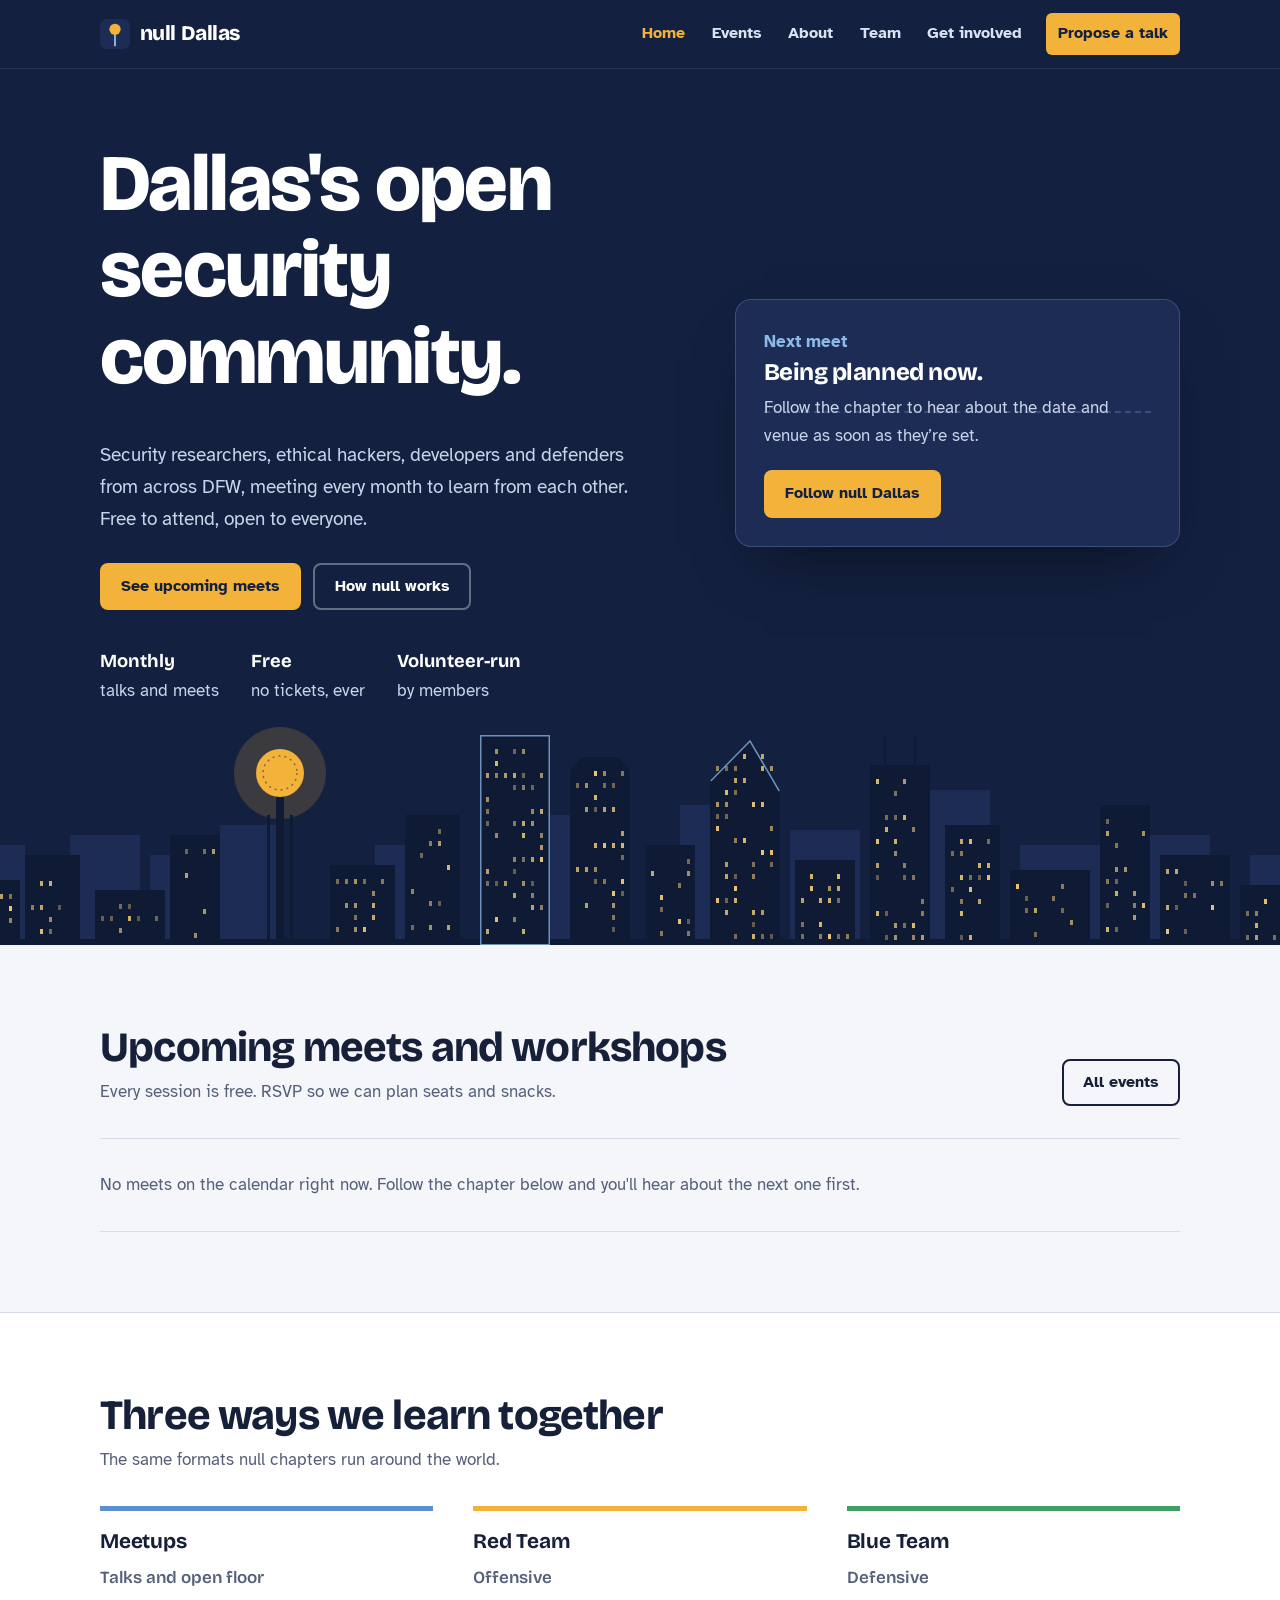
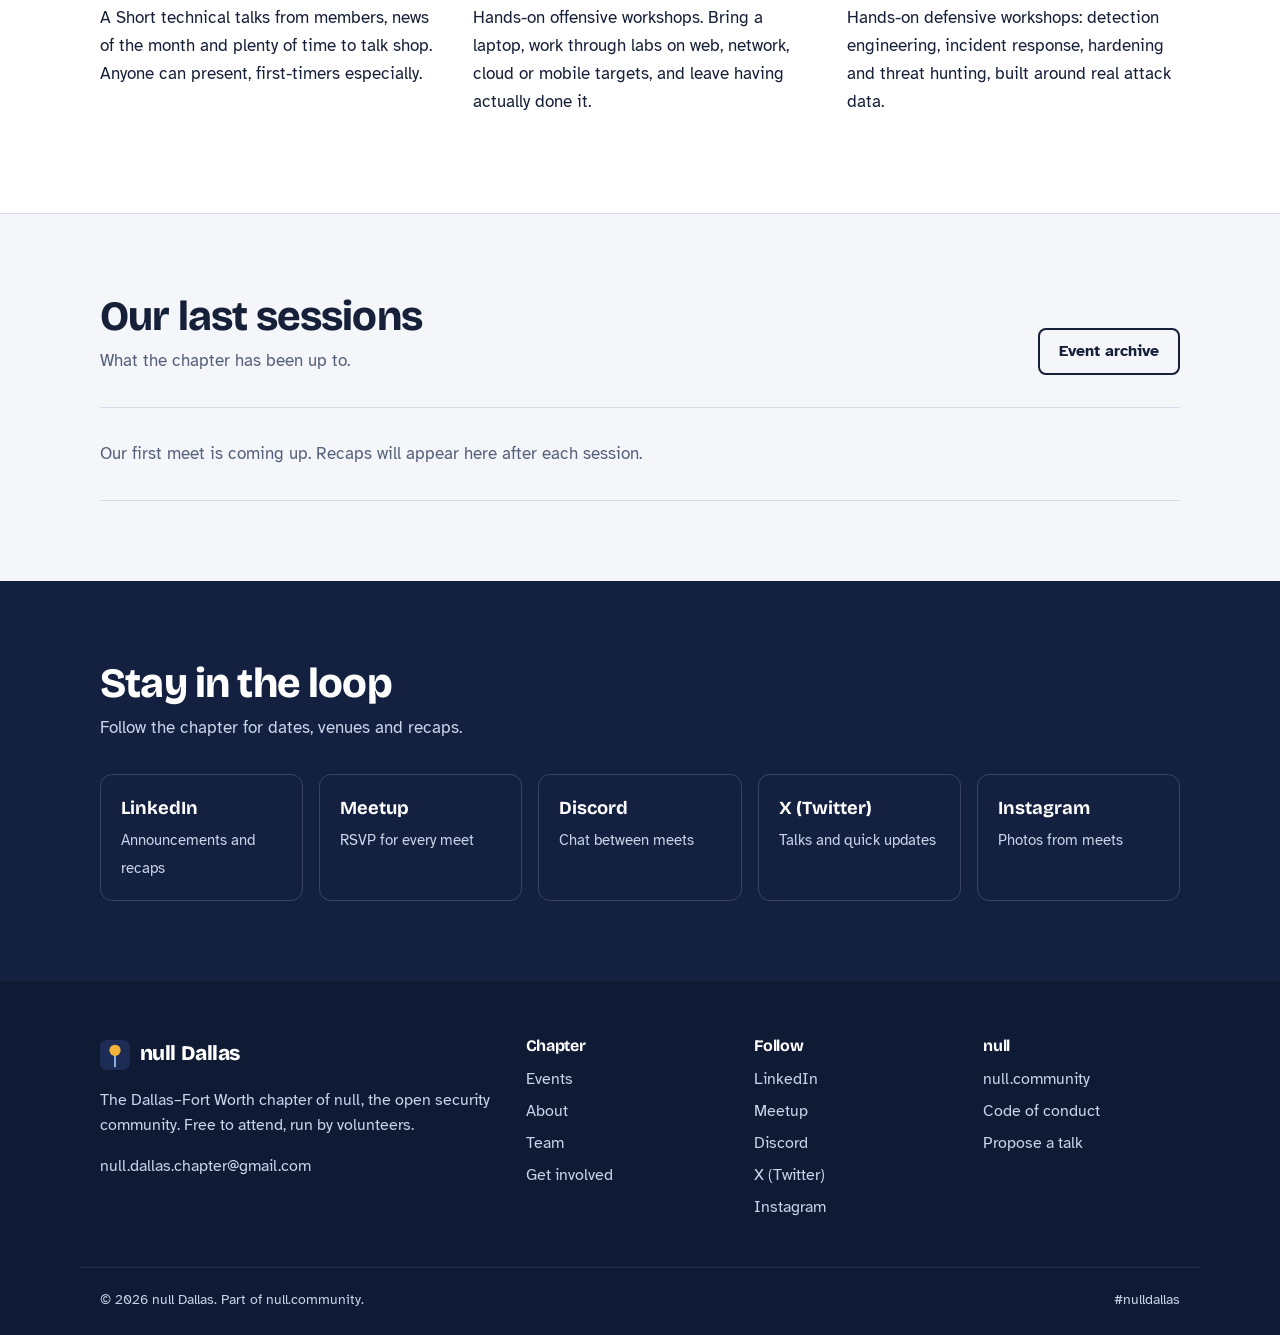
<file: index.html>
<!DOCTYPE html>
<html lang="en">
<head>
<meta charset="utf-8">
<meta name="viewport" content="width=device-width, initial-scale=1">
<title>null Dallas - Dallas's open security community</title>
<meta name="description" content="null Dallas is the Dallas–Fort Worth chapter of null, the open security community. Free monthly meets, hands-on Humla and Bachav workshops.">
<meta property="og:title" content="null Dallas - Dallas's open security community">
<meta property="og:description" content="null Dallas is the Dallas–Fort Worth chapter of null, the open security community. Free monthly meets, hands-on Humla and Bachav workshops.">
<meta name="theme-color" content="#13203f">
<link rel="icon" href="favicon.svg" type="image/svg+xml">
<link rel="preconnect" href="https://fonts.googleapis.com">
<link rel="preconnect" href="https://fonts.gstatic.com" crossorigin>
<link href="https://fonts.googleapis.com/css2?family=Atkinson+Hyperlegible:wght@400;700&family=Bricolage+Grotesque:opsz,wght@12..96,600..800&display=swap" rel="stylesheet">
<link rel="stylesheet" href="css/style.css">
</head>
<body data-page="home">
<a class="skip" href="#main">Skip to content</a>
<header data-header></header>
<main id="main">
<section class="hero">
  <div class="wrap hero-grid">
    <div>
      <h1>Dallas's open security community.</h1>
      <p class="lede">Security researchers, ethical hackers, developers and defenders from across DFW, meeting every month to learn from each other. Free to attend, open to everyone.</p>
      <div class="btn-row">
        <a class="btn btn-amber" href="#upcoming">See upcoming meets</a>
        <a class="btn btn-ghost" href="about.html">How null works</a>
      </div>
      <ul class="hero-facts">
        <li><b>Monthly</b>talks and meets</li>
        <li><b>Free</b>no tickets, ever</li>
        <li><b>Volunteer-run</b>by members</li>
      </ul>
    </div>
    <aside class="ticket" data-next-event aria-label="Next meet"></aside>
  </div>

  <svg class="skyline" viewBox="0 0 1440 250" preserveAspectRatio="xMidYMax slice" aria-hidden="true" focusable="false">
    <g class="far">
      <rect x="0" y="170" width="60" height="80"/><rect x="55" y="150" width="50" height="100"/>
      <rect x="150" y="140" width="70" height="110"/><rect x="230" y="160" width="55" height="90"/>
      <rect x="300" y="130" width="60" height="120"/><rect x="455" y="150" width="80" height="100"/>
      <rect x="610" y="120" width="50" height="130"/><rect x="760" y="110" width="40" height="140"/>
      <rect x="870" y="135" width="70" height="115"/><rect x="1010" y="95" width="60" height="155"/>
      <rect x="1100" y="150" width="80" height="100"/><rect x="1230" y="140" width="60" height="110"/>
      <rect x="1330" y="160" width="110" height="90"/>
    </g>
    <circle class="ball-glow" cx="360" cy="78" r="46"/>
    <g class="near">
      <rect class="bldg" x="20" y="185" width="80" height="65"/>
      <rect class="bldg" x="105" y="160" width="55" height="90"/>
      <rect class="bldg" x="175" y="195" width="70" height="55"/>
      <rect class="bldg" x="250" y="140" width="50" height="110"/>
      <!-- Reunion Tower -->
      <rect x="356" y="95" width="8" height="155"/>
      <rect x="347" y="120" width="3" height="130"/><rect x="370" y="120" width="3" height="130"/>
      <rect class="bldg" x="410" y="170" width="65" height="80"/>
      <rect class="bldg" x="485" y="120" width="55" height="130"/>
      <!-- Bank of America Plaza -->
      <rect class="bldg" x="560" y="40" width="70" height="210"/>
      <!-- Comerica Bank Tower -->
      <polygon class="bldg" points="650,250 650,75 662,62 698,62 710,75 710,250"/>
      <rect class="bldg" x="725" y="150" width="50" height="100"/>
      <!-- Fountain Place -->
      <polygon class="bldg" points="790,250 790,85 830,45 860,95 860,250"/>
      <rect class="bldg" x="875" y="165" width="60" height="85"/>
      <!-- Renaissance Tower -->
      <rect class="bldg" x="950" y="70" width="60" height="180"/>
      <rect x="964" y="40" width="2" height="30"/><rect x="994" y="40" width="2" height="30"/>
      <rect class="bldg" x="1025" y="130" width="55" height="120"/>
      <rect class="bldg" x="1090" y="175" width="80" height="75"/>
      <rect class="bldg" x="1180" y="110" width="50" height="140"/>
      <rect class="bldg" x="1240" y="160" width="70" height="90"/>
      <rect class="bldg" x="1320" y="190" width="120" height="60"/>
      <rect x="0" y="244" width="1440" height="6"/>
    </g>
    <rect class="edge" x="560.75" y="40.75" width="68.5" height="209"/>
    <polyline class="edge" points="790.75,86 830,46 859.25,96"/>
    <circle class="ball" cx="360" cy="78" r="24"/>
    <circle cx="360" cy="78" r="17" fill="none" stroke="#13203f" stroke-width="1.5" stroke-dasharray="2 4" opacity=".5"/>
    <g id="windows"></g>
  </svg>
</section>

<section class="section" id="upcoming">
  <div class="wrap">
    <div class="section-head">
      <div><h2>Upcoming meets and workshops</h2><p>Every session is free. RSVP so we can plan seats and snacks.</p></div>
      <a class="btn btn-line" href="events.html">All events</a>
    </div>
    <ol class="event-list" data-events="upcoming" data-limit="3" data-empty="No meets on the calendar right now. Follow the chapter below and you'll hear about the next one first."></ol>
  </div>
</section>

<section class="section band">
  <div class="wrap">
    <div class="section-head"><div><h2>Three ways we learn together</h2><p>The same formats null chapters run around the world.</p></div></div>
    <div class="formats">
      <div class="format meet">
        <h3>Meetups</h3>
        <p class="native">Talks and open floor</p>
        <p>A Short technical talks from members, news of the month and plenty of time to talk shop. Anyone can present, first-timers especially.</p>
      </div>
      <div class="format humla">
        <h3>Red Team</h3>
        <p class="native">Offensive</p>
        <p>Hands-on offensive workshops. Bring a laptop, work through labs on web, network, cloud or mobile targets, and leave having actually done it.</p>
      </div>
      <div class="format bachav">
        <h3>Blue Team</h3>
        <p class="native">Defensive</p>
        <p>Hands-on defensive workshops: detection engineering, incident response, hardening and threat hunting, built around real attack data.</p>
      </div>
    </div>
  </div>
</section>

<section class="section">
  <div class="wrap">
    <div class="section-head">
      <div><h2>Our last sessions</h2><p>What the chapter has been up to.</p></div>
      <a class="btn btn-line" href="events.html#past">Event archive</a>
    </div>
    <ol class="event-list" data-events="past" data-limit="3" data-empty="Our first meet is coming up. Recaps will appear here after each session."></ol>
  </div>
</section>

<section class="section follow" id="follow">
  <div class="wrap">
    <div class="section-head"><div><h2>Stay in the loop</h2><p>Follow the chapter for dates, venues and recaps.</p></div></div>
    <div class="social-grid" data-social></div>
  </div>
</section>
</main>
<footer data-footer></footer>
<script src="js/data.js"></script>
<script src="js/main.js"></script>
</body>
</html>
</file>
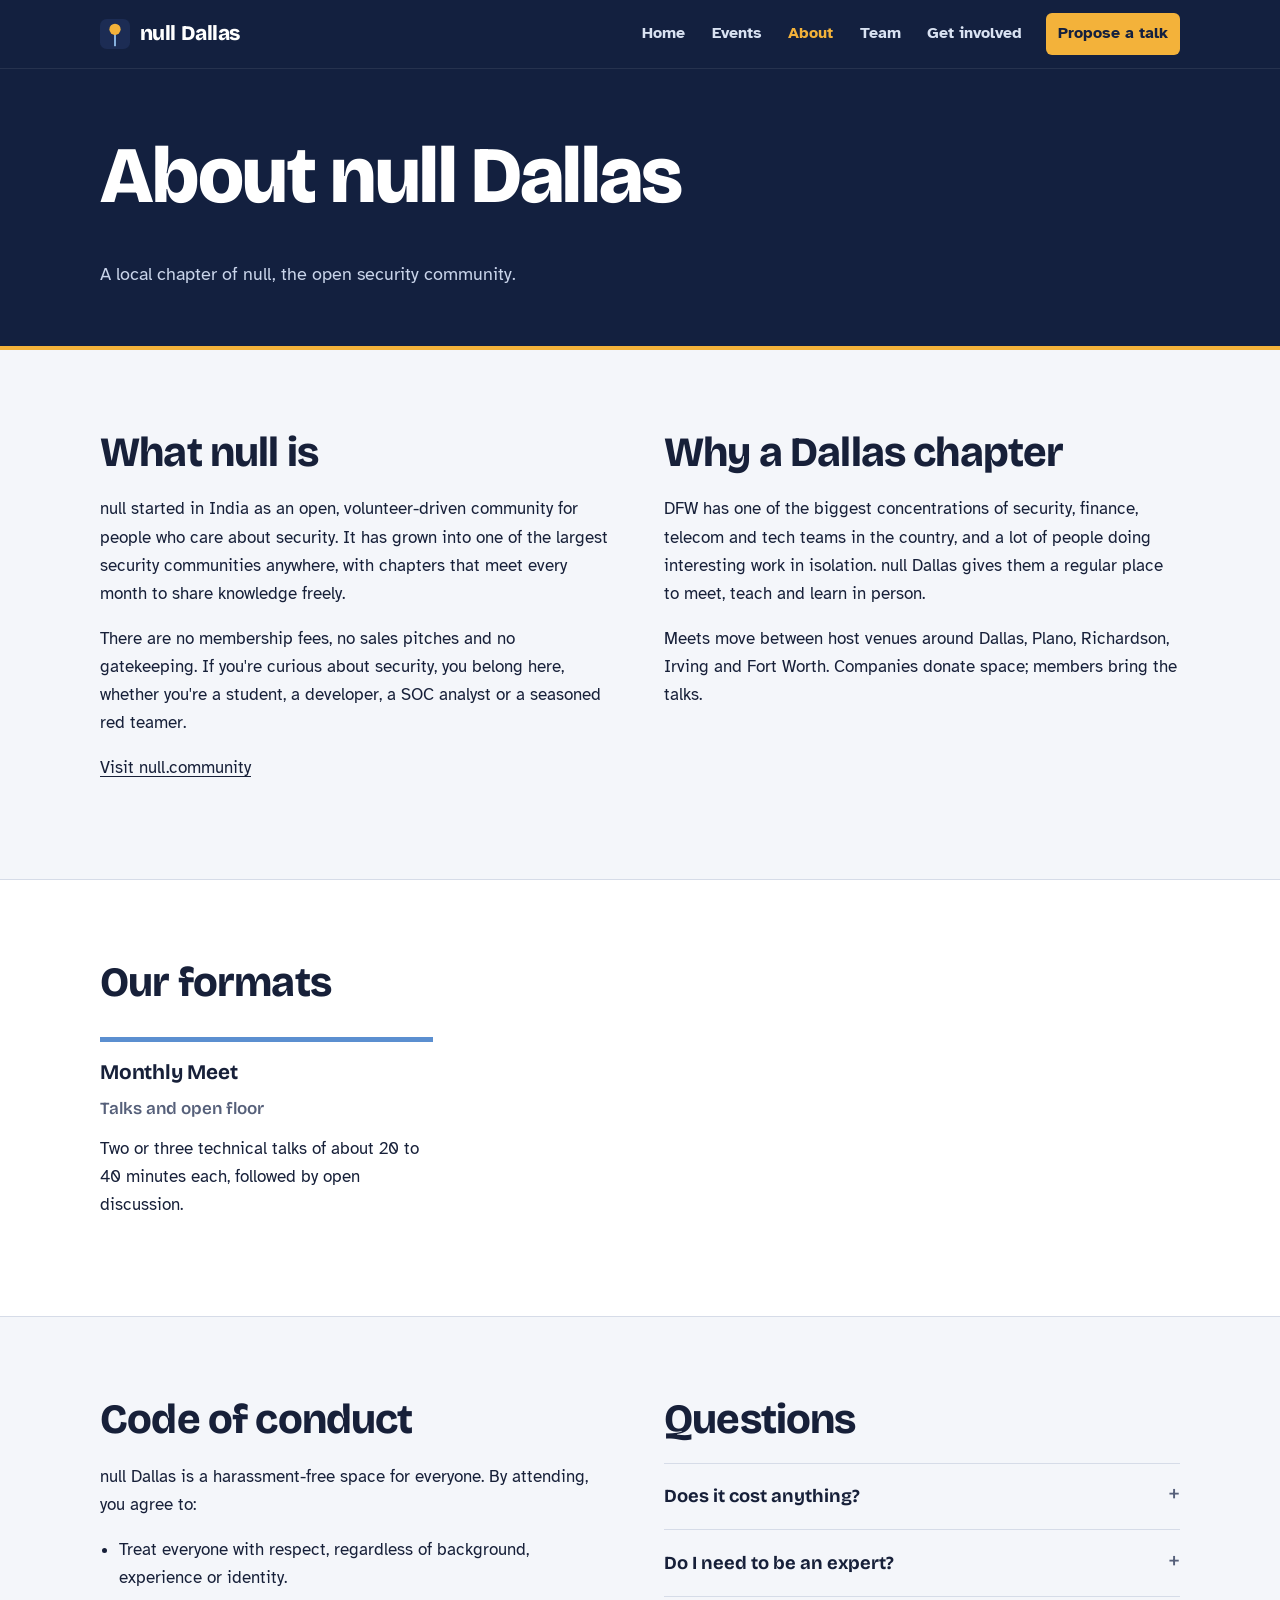
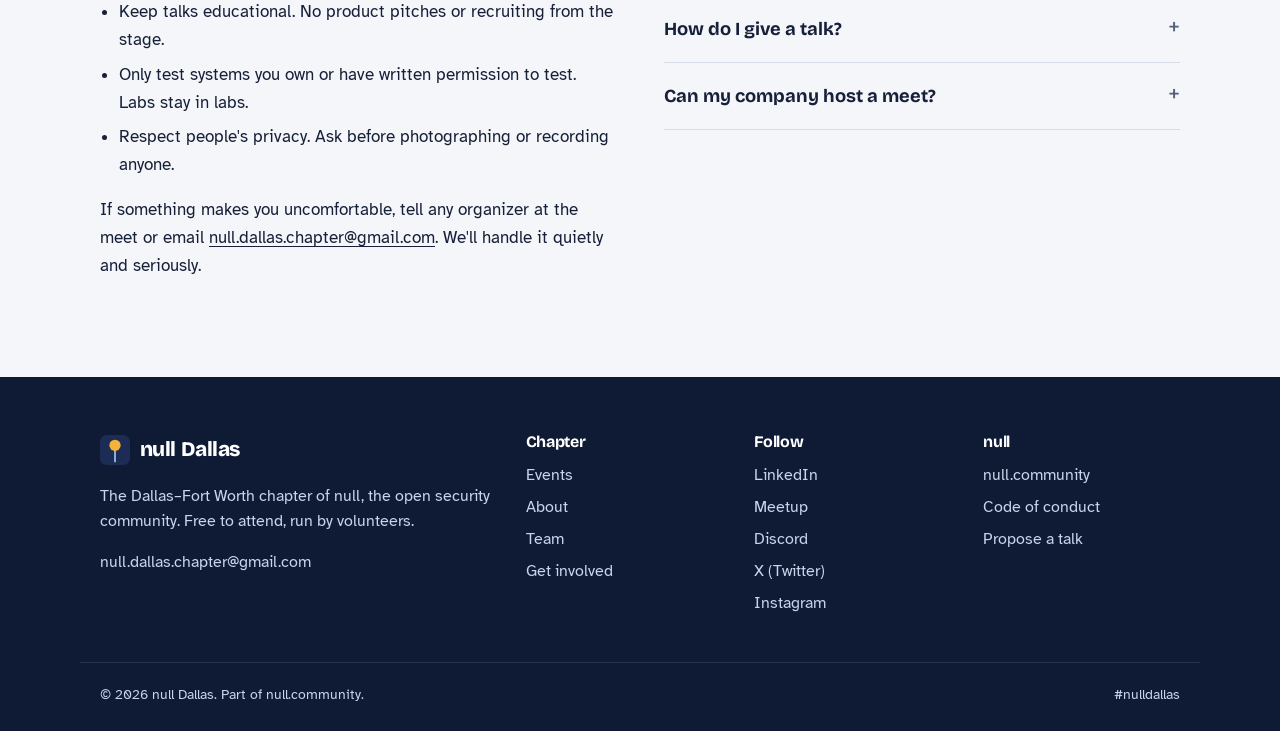
<file: about.html>
<!DOCTYPE html>
<html lang="en">
<head>
<meta charset="utf-8">
<meta name="viewport" content="width=device-width, initial-scale=1">
<title>About - null Dallas</title>
<meta name="description" content="What null is, how null Dallas runs, our formats and code of conduct.">
<meta property="og:title" content="About - null Dallas">
<meta property="og:description" content="What null is, how null Dallas runs, our formats and code of conduct.">
<meta name="theme-color" content="#13203f">
<link rel="icon" href="favicon.svg" type="image/svg+xml">
<link rel="preconnect" href="https://fonts.googleapis.com">
<link rel="preconnect" href="https://fonts.gstatic.com" crossorigin>
<link href="https://fonts.googleapis.com/css2?family=Atkinson+Hyperlegible:wght@400;700&family=Bricolage+Grotesque:opsz,wght@12..96,600..800&display=swap" rel="stylesheet">
<link rel="stylesheet" href="css/style.css">
</head>
<body data-page="about">
<a class="skip" href="#main">Skip to content</a>
<header data-header></header>
<main id="main">
<section class="page-hero"><div class="wrap">
  <h1>About null Dallas</h1>
  <p>A local chapter of null, the open security community.</p>
</div></section>

<section class="section"><div class="wrap two-col">
  <div class="prose">
    <h2>What null is</h2>
    <p>null started in India as an open, volunteer-driven community for people who care about security. It has grown into one of the largest security communities anywhere, with chapters that meet every month to share knowledge freely.</p>
    <p>There are no membership fees, no sales pitches and no gatekeeping. If you're curious about security, you belong here, whether you're a student, a developer, a SOC analyst or a seasoned red teamer.</p>
    <p><a data-href="nullCommunity" href="https://null.community">Visit null.community</a></p>
  </div>
  <div class="prose">
    <h2>Why a Dallas chapter</h2>
    <p>DFW has one of the biggest concentrations of security, finance, telecom and tech teams in the country, and a lot of people doing interesting work in isolation. null Dallas gives them a regular place to meet, teach and learn in person.</p>
    <p>Meets move between host venues around Dallas, Plano, Richardson, Irving and Fort Worth. Companies donate space; members bring the talks.</p>
  </div>
</div></section>

<section class="section band"><div class="wrap">
  <div class="section-head"><div><h2>Our formats</h2></div></div>
  <div class="formats">
    <div class="format meet"><h3>Monthly Meet</h3><p class="native">Talks and open floor</p><p>Two or three technical talks of about 20 to 40 minutes each, followed by open discussion.</p></div>
  </div>
</div></section>

<section class="section"><div class="wrap two-col">
  <div class="prose" id="code-of-conduct">
    <h2>Code of conduct</h2>
    <p>null Dallas is a harassment-free space for everyone. By attending, you agree to:</p>
    <ul>
      <li>Treat everyone with respect, regardless of background, experience or identity.</li>
      <li>Keep talks educational. No product pitches or recruiting from the stage.</li>
      <li>Only test systems you own or have written permission to test. Labs stay in labs.</li>
      <li>Respect people's privacy. Ask before photographing or recording anyone.</li>
    </ul>
    <p>If something makes you uncomfortable, tell any organizer at the meet or email <a data-email href="null.dallas.chapter@gmail.com"></a>. We'll handle it quietly and seriously.</p>
  </div>
  <div class="faq">
    <h2>Questions</h2>
    <details><summary>Does it cost anything?</summary><p>No. Every null event is free. Venues are donated by host companies.</p></details>
    <details><summary>Do I need to be an expert?</summary><p>Not at all. Many members come to their first meet knowing very little. Talks span beginner to advanced.</p></details>
    <details><summary>How do I give a talk?</summary><p>Send a proposal through the <a href="get-involved.html">Get involved</a> page. </p></details>
    <details><summary>Can my company host a meet?</summary><p>Yes, please.</p></details>
  </div>
</div></section>
</main>
<footer data-footer></footer>
<script src="js/data.js"></script>
<script src="js/main.js"></script>
</body>
</html>
</file>
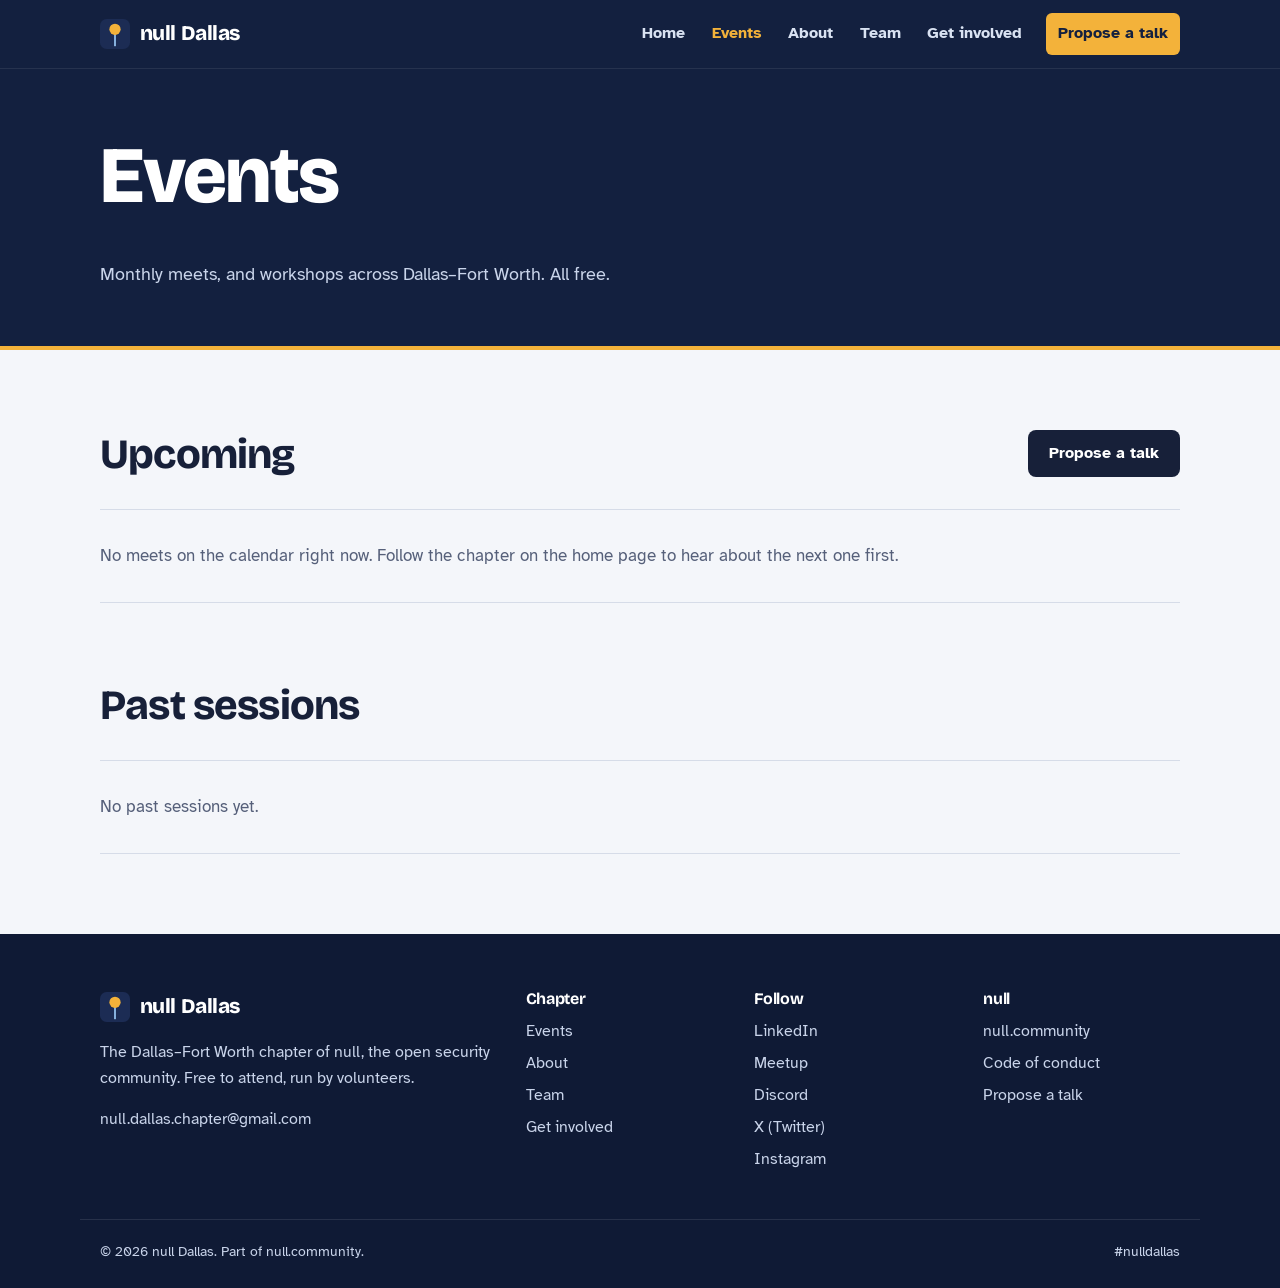
<file: events.html>
<!DOCTYPE html>
<html lang="en">
<head>
<meta charset="utf-8">
<meta name="viewport" content="width=device-width, initial-scale=1">
<title>Events - null Dallas</title>
<meta name="description" content="Upcoming and past null Dallas meets, and workshops.">
<meta property="og:title" content="Events - null Dallas">
<meta property="og:description" content="Upcoming and past null Dallas meets, and workshops.">
<meta name="theme-color" content="#13203f">
<link rel="icon" href="favicon.svg" type="image/svg+xml">
<link rel="preconnect" href="https://fonts.googleapis.com">
<link rel="preconnect" href="https://fonts.gstatic.com" crossorigin>
<link href="https://fonts.googleapis.com/css2?family=Atkinson+Hyperlegible:wght@400;700&family=Bricolage+Grotesque:opsz,wght@12..96,600..800&display=swap" rel="stylesheet">
<link rel="stylesheet" href="css/style.css">
</head>
<body data-page="events">
<a class="skip" href="#main">Skip to content</a>
<header data-header></header>
<main id="main">
<section class="page-hero"><div class="wrap">
  <h1>Events</h1>
  <p>Monthly meets, and workshops across Dallas–Fort Worth. All free.</p>
</div></section>

<section class="section">
  <div class="wrap">
    <div class="section-head"><div><h2>Upcoming</h2></div><a class="btn btn-ink" href="https://sessionize.com/null-dallas9421/">Propose a talk</a></div>
    <ol class="event-list" data-events="upcoming" data-empty="No meets on the calendar right now. Follow the chapter on the home page to hear about the next one first."></ol>
  </div>
</section>

<section class="section" id="past">
  <div class="wrap">
    <div class="section-head"><div><h2>Past sessions</h2></div></div>
    <ol class="event-list" data-events="past" data-empty="No past sessions yet."></ol>
  </div>
</section>
</main>
<footer data-footer></footer>
<script src="js/data.js"></script>
<script src="js/main.js"></script>
</body>
</html>
</file>
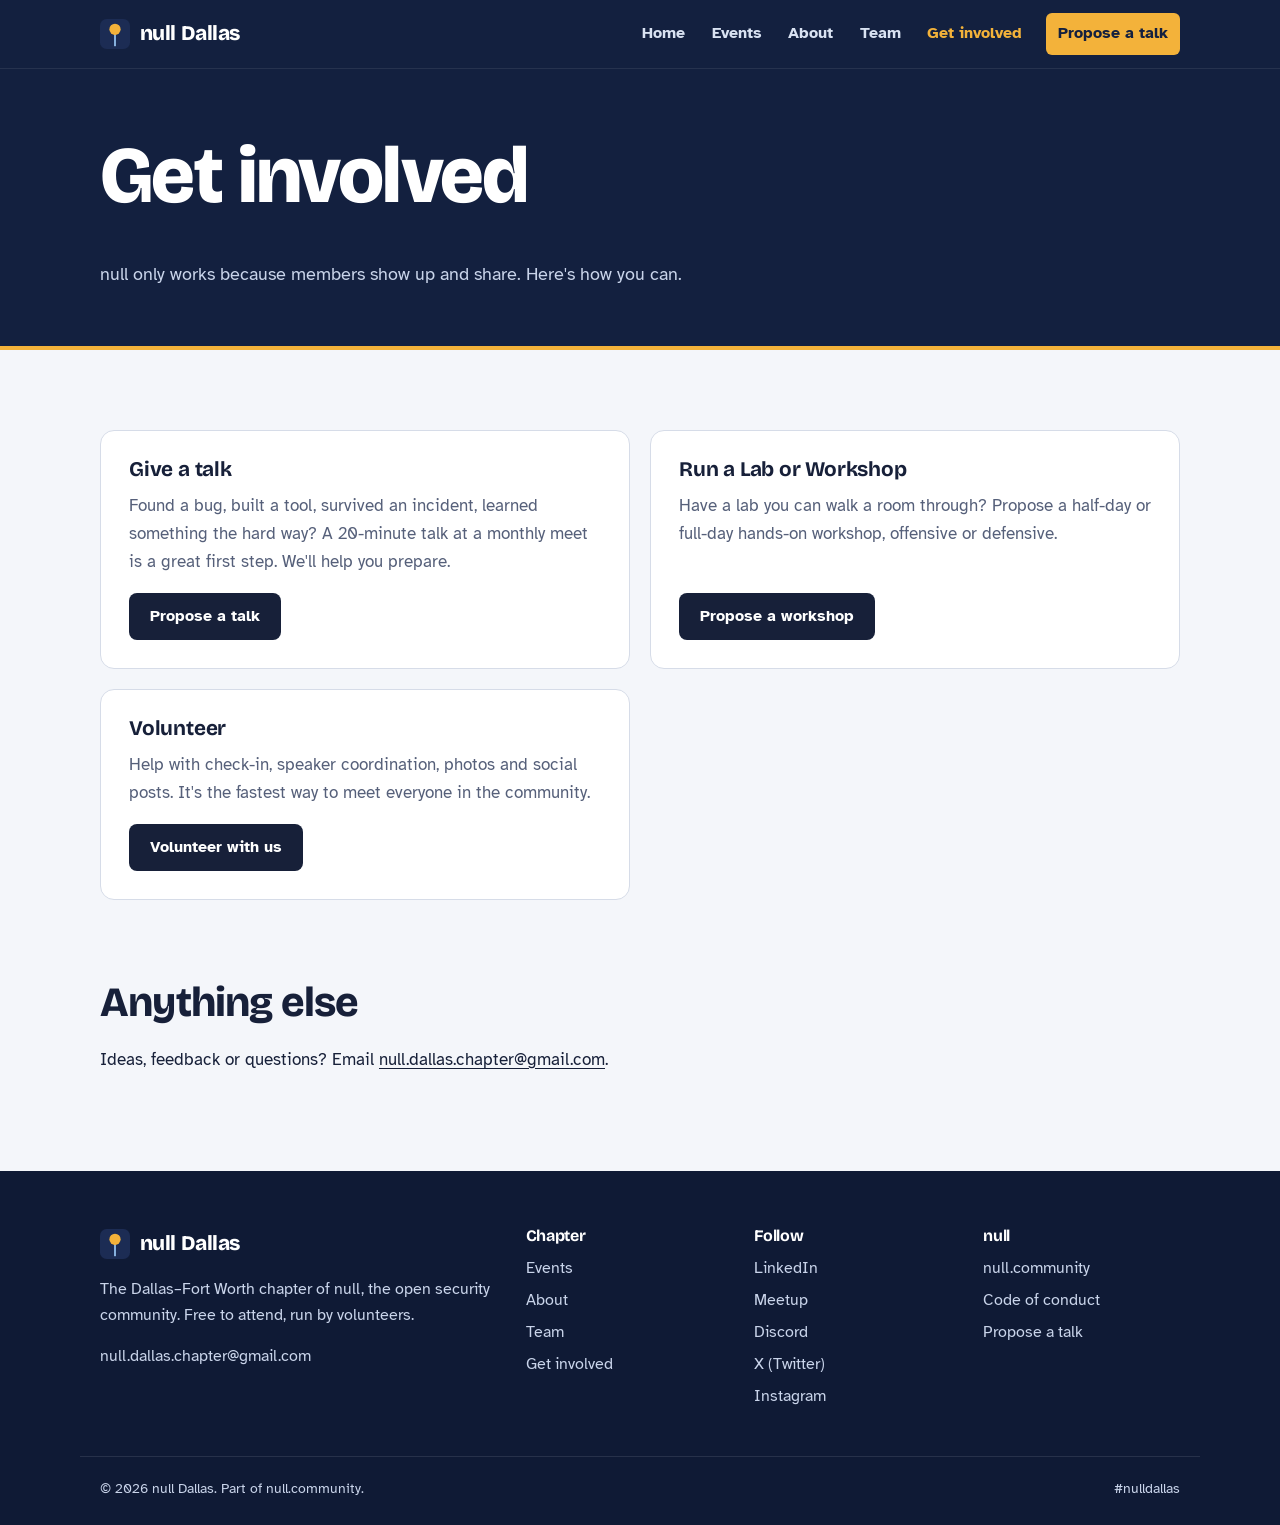
<file: get-involved.html>
<!DOCTYPE html>
<html lang="en">
<head>
<meta charset="utf-8">
<meta name="viewport" content="width=device-width, initial-scale=1">
<title>Get involved - null Dallas</title>
<meta name="description" content="Give a talk, run a workshop, host a meet or volunteer with null Dallas.">
<meta property="og:title" content="Get involved - null Dallas">
<meta property="og:description" content="Give a talk, run a workshop, host a meet or volunteer with null Dallas.">
<meta name="theme-color" content="#13203f">
<link rel="icon" href="favicon.svg" type="image/svg+xml">
<link rel="preconnect" href="https://fonts.googleapis.com">
<link rel="preconnect" href="https://fonts.gstatic.com" crossorigin>
<link href="https://fonts.googleapis.com/css2?family=Atkinson+Hyperlegible:wght@400;700&family=Bricolage+Grotesque:opsz,wght@12..96,600..800&display=swap" rel="stylesheet">
<link rel="stylesheet" href="css/style.css">
</head>
<body data-page="involved">
<a class="skip" href="#main">Skip to content</a>
<header data-header></header>
<main id="main">
<section class="page-hero"><div class="wrap">
  <h1>Get involved</h1>
  <p>null only works because members show up and share. Here's how you can.</p>
</div></section>

<section class="section"><div class="wrap">
  <div class="ways">
    <div class="way">
      <h3>Give a talk</h3>
      <p>Found a bug, built a tool, survived an incident, learned something the hard way? A 20-minute talk at a monthly meet is a great first step. We'll help you prepare.</p>
      <a class="btn btn-ink" data-href="propose" href="#">Propose a talk</a>
    </div>
    <div class="way">
      <h3>Run a Lab or Workshop</h3>
      <p>Have a lab you can walk a room through? Propose a half-day or full-day hands-on workshop, offensive or defensive.</p>
      <a class="btn btn-ink" data-href="propose" href="#">Propose a workshop</a>
    </div>
    <div class="way">
      <h3>Volunteer</h3>
      <p>Help with check-in, speaker coordination, photos and social posts. It's the fastest way to meet everyone in the community.</p>
      <a class="btn btn-ink" data-href="volunteer" href="#">Volunteer with us</a>
    </div>
  </div>
</div></section>

<section class="section"><div class="wrap prose">
  <h2>Anything else</h2>
  <p>Ideas, feedback or questions? Email <a data-email href="#"></a>.</p>
</div></section>
</main>
<footer data-footer></footer>
<script src="js/data.js"></script>
<script src="js/main.js"></script>
</body>
</html>
</file>
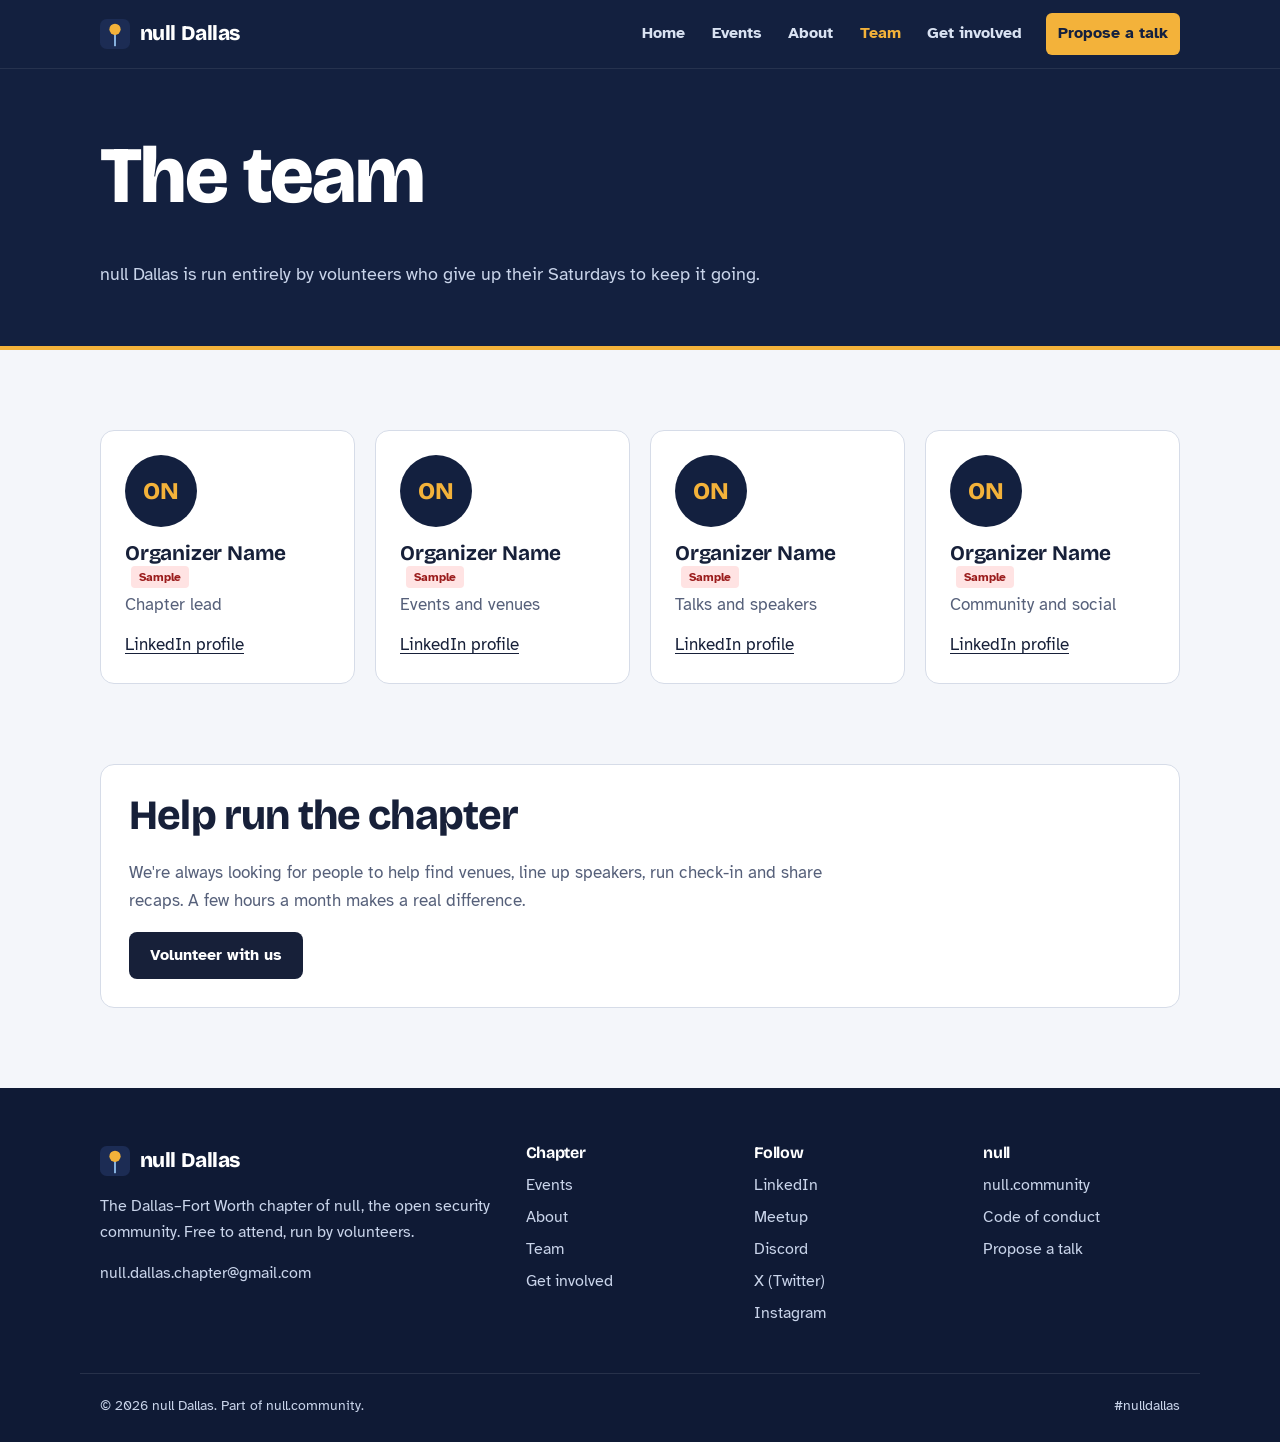
<file: team.html>
<!DOCTYPE html>
<html lang="en">
<head>
<meta charset="utf-8">
<meta name="viewport" content="width=device-width, initial-scale=1">
<title>Team — null Dallas</title>
<meta name="description" content="The volunteers who organize null Dallas.">
<meta property="og:title" content="Team — null Dallas">
<meta property="og:description" content="The volunteers who organize null Dallas.">
<meta name="theme-color" content="#13203f">
<link rel="icon" href="favicon.svg" type="image/svg+xml">
<link rel="preconnect" href="https://fonts.googleapis.com">
<link rel="preconnect" href="https://fonts.gstatic.com" crossorigin>
<link href="https://fonts.googleapis.com/css2?family=Atkinson+Hyperlegible:wght@400;700&family=Bricolage+Grotesque:opsz,wght@12..96,600..800&display=swap" rel="stylesheet">
<link rel="stylesheet" href="css/style.css">
</head>
<body data-page="team">
<a class="skip" href="#main">Skip to content</a>
<header data-header></header>
<main id="main">
<section class="page-hero"><div class="wrap">
  <h1>The team</h1>
  <p>null Dallas is run entirely by volunteers who give up their Saturdays to keep it going.</p>
</div></section>

<section class="section"><div class="wrap">
  <div class="team-grid" data-team></div>
</div></section>

<section class="section"><div class="wrap">
  <div class="way">
    <h2>Help run the chapter</h2>
    <p>We're always looking for people to help find venues, line up speakers, run check-in and share recaps. A few hours a month makes a real difference.</p>
    <a class="btn btn-ink" data-href="volunteer" href="#">Volunteer with us</a>
  </div>
</div></section>
</main>
<footer data-footer></footer>
<script src="js/data.js"></script>
<script src="js/main.js"></script>
</body>
</html>
</file>
<file: css/style.css>
/* null Dallas — styles
   Palette: Dallas at night. Navy sky, sodium-amber lights, the blue edge-lighting of downtown towers. */
:root {
  --night: #13203f;
  --night-2: #1c2c54;
  --night-3: #0f1a35;
  --amber: #f3b23a;
  --amber-hover: #ffc75c;
  --sky: #8db9e6;
  --paper: #f4f6fa;
  --white: #ffffff;
  --ink: #172039;
  --muted: #56607a;
  --line: #d6dce8;
  --on-night: #c9d4ea;

  --display: "Bricolage Grotesque", "Segoe UI", system-ui, sans-serif;
  --body: "Atkinson Hyperlegible", system-ui, -apple-system, "Segoe UI", Roboto, sans-serif;
  --wrap: 1120px;
}

* { box-sizing: border-box; }
html { scroll-behavior: smooth; scroll-padding-top: 5rem; }
body {
  margin: 0;
  background: var(--paper);
  color: var(--ink);
  font: 1.0625rem/1.65 var(--body);
  -webkit-font-smoothing: antialiased;
}
img { max-width: 100%; display: block; }
a { color: inherit; text-underline-offset: 3px; }
:focus-visible { outline: 3px solid var(--amber); outline-offset: 3px; border-radius: 4px; }
.skip { position: absolute; left: -999px; top: .5rem; background: var(--amber); color: var(--night); padding: .5rem 1rem; z-index: 50; font-weight: 700; }
.skip:focus { left: .5rem; }

.wrap { max-width: var(--wrap); margin: 0 auto; padding: 0 1.25rem; }

h1, h2, h3, h4 { font-family: var(--display); line-height: 1.08; letter-spacing: -0.02em; margin: 0 0 .5em; }
h1 { font-size: clamp(2.7rem, 6.4vw, 5rem); font-weight: 800; }
h2 { font-size: clamp(1.85rem, 3.4vw, 2.6rem); font-weight: 750; }
h3 { font-size: 1.3rem; font-weight: 700; letter-spacing: -0.01em; }
p { margin: 0 0 1em; max-width: 65ch; }
.muted { color: var(--muted); }
.muted-light { color: var(--on-night); }

/* ---------- Buttons ---------- */
.btn {
  display: inline-flex; align-items: center; justify-content: center;
  padding: .75rem 1.2rem; border-radius: 8px; border: 2px solid transparent;
  font: 700 1rem/1.2 var(--body); text-decoration: none; cursor: pointer;
  transition: background-color .15s, border-color .15s, color .15s;
}
.btn-amber { background: var(--amber); color: var(--night); }
.btn-amber:hover { background: var(--amber-hover); }
.btn-ghost { border-color: rgba(255,255,255,.35); color: #fff; }
.btn-ghost:hover { border-color: #fff; }
.btn-ink { background: var(--ink); color: #fff; }
.btn-ink:hover { background: var(--night-2); }
.btn-line { border-color: var(--ink); color: var(--ink); }
.btn-line:hover { background: var(--ink); color: #fff; }
.btn-row { display: flex; flex-wrap: wrap; gap: .75rem; margin-top: 1.75rem; }

/* ---------- Header ---------- */
.site-header { background: var(--night); color: #fff; position: sticky; top: 0; z-index: 30; border-bottom: 1px solid rgba(255,255,255,.08); }
.site-header .wrap { display: flex; align-items: center; justify-content: space-between; height: 4.25rem; position: relative; }
.brand { display: inline-flex; align-items: center; gap: .6rem; font-family: var(--display); font-weight: 800; font-size: 1.3rem; letter-spacing: -0.02em; text-decoration: none; }
.brand-mark { width: 30px; height: 30px; flex: none; }
.nav { display: flex; align-items: center; gap: .15rem; }
.nav a { text-decoration: none; padding: .5rem .75rem; border-radius: 6px; color: #d9e2f2; font-weight: 700; font-size: .97rem; }
.nav a:hover { color: #fff; background: rgba(255,255,255,.07); }
.nav a[aria-current="page"] { color: var(--amber); }
.nav .nav-cta { background: var(--amber); color: var(--night); margin-left: .6rem; }
.nav .nav-cta:hover { background: var(--amber-hover); color: var(--night); }
.menu-btn { display: none; background: none; color: #fff; border: 2px solid rgba(255,255,255,.3); border-radius: 6px; padding: .4rem .8rem; font: 700 .95rem var(--body); cursor: pointer; }

@media (max-width: 860px) {
  .menu-btn { display: inline-flex; }
  .nav { display: none; position: absolute; top: 4.25rem; left: 0; right: 0; flex-direction: column; align-items: stretch; background: var(--night); padding: .5rem 1.25rem 1.25rem; border-bottom: 1px solid rgba(255,255,255,.1); }
  .nav.open { display: flex; }
  .nav a { padding: .8rem .5rem; }
  .nav .nav-cta { margin: .5rem 0 0; text-align: center; }
}

/* ---------- Home hero ---------- */
.hero { background: var(--night); color: #fff; position: relative; overflow: hidden; }
.hero-grid {
  display: grid; grid-template-columns: 1.3fr 1fr; gap: 3.5rem; align-items: center;
  padding-top: 4.5rem; padding-bottom: 15rem; position: relative; z-index: 1;
}
.hero h1 { max-width: 14ch; }
.hero .lede { color: var(--on-night); font-size: 1.2rem; max-width: 46ch; }
.hero-facts { display: flex; flex-wrap: wrap; gap: 2rem; margin: 2.25rem 0 0; padding: 0; list-style: none; color: var(--on-night); }
.hero-facts b { display: block; color: #fff; font-family: var(--display); font-size: 1.15rem; }

.ticket {
  background: var(--night-2); border: 1px solid rgba(141,185,230,.25); border-radius: 16px;
  padding: 1.75rem; position: relative;
  box-shadow: 0 30px 60px -30px rgba(0,0,0,.6);
}
.ticket::before { /* perforation edge, like a ticket stub */
  content: ""; position: absolute; left: 1.75rem; right: 1.75rem; top: 6.9rem;
  border-top: 2px dashed rgba(141,185,230,.25);
}
.ticket-label { color: var(--sky); font-weight: 700; margin: 0 0 .25rem; display: flex; align-items: center; gap: .5rem; }
.ticket-date { font-family: var(--display); font-weight: 800; font-size: 2.6rem; line-height: 1; color: var(--amber); margin: 0 0 2.25rem; display: flex; align-items: baseline; gap: .75rem; }
.ticket-date span { font-size: 1rem; font-weight: 600; color: var(--on-night); letter-spacing: 0; }
.ticket-title { font-size: 1.5rem; margin-bottom: .5rem; }
.ticket-meta { color: var(--on-night); margin-bottom: 1.25rem; }

.skyline { position: absolute; left: 0; right: 0; bottom: 0; width: 100%; height: 250px; display: block; }
.skyline .far { fill: var(--night-2); }
.skyline .near { fill: var(--night-3); }
.skyline .edge { fill: none; stroke: var(--sky); stroke-width: 1.5; opacity: .75; }
.skyline .ball { fill: var(--amber); opacity: 0; }
.skyline .ball-glow { fill: var(--amber); opacity: 0; }
.skyline .win { fill: #f7cf7a; opacity: 0; }
.skyline.lit .ball { animation: on .8s .1s forwards; --o: 1; }
.skyline.lit .ball-glow { animation: on 1.2s .2s forwards; --o: .18; }
.skyline.lit .win { animation: on .5s var(--d, 1s) forwards; }
@keyframes on { to { opacity: var(--o, .8); } }

/* ---------- Page hero (inner pages) ---------- */
.page-hero { background: var(--night); color: #fff; padding: 4rem 0 3.5rem; border-bottom: 4px solid var(--amber); }
.page-hero p { color: var(--on-night); font-size: 1.15rem; margin: 0; }

/* ---------- Sections ---------- */
.section { padding: 5rem 0; }
.section:not(.band):not(.follow) + .section:not(.band):not(.follow) { padding-top: 0; }
.section-head { display: flex; justify-content: space-between; align-items: flex-end; gap: 1rem 2rem; flex-wrap: wrap; margin-bottom: 2rem; }
.section-head h2 { margin: 0; }
.section-head p { margin: .5rem 0 0; color: var(--muted); }
.band { background: var(--white); border-top: 1px solid var(--line); border-bottom: 1px solid var(--line); }

/* ---------- Events ---------- */
.event-list { list-style: none; margin: 0; padding: 0; border-top: 1px solid var(--line); }
.event { display: grid; grid-template-columns: 5.25rem 1fr auto; gap: 1.5rem; align-items: start; padding: 1.6rem 0; border-bottom: 1px solid var(--line); }
.event-date { font-family: var(--display); display: flex; flex-direction: column; align-items: center; background: var(--white); border: 1px solid var(--line); border-radius: 10px; padding: .55rem 0 .6rem; }
.event-date .m { font-weight: 700; color: var(--muted); font-size: .95rem; }
.event-date .d { font-weight: 800; font-size: 2.1rem; line-height: 1; }
.event.past .event-date { background: transparent; }
.event h3 { margin: .4rem 0 .35rem; }
.event-meta { color: var(--muted); margin: 0; }
.event-summary { margin: .6rem 0 0; }
.event-action { align-self: center; }
.attended { color: var(--muted); white-space: nowrap; }
.attended b { color: var(--ink); font-family: var(--display); font-size: 1.4rem; }
.empty { padding: 2rem 0; color: var(--muted); border-bottom: 1px solid var(--line); }

.event-tag { display: inline-block; font-size: .85rem; font-weight: 700; padding: .12rem .6rem; border-radius: 99px; background: #e2ebf8; color: #27457a; }
.tag-humla { background: #fcebc7; color: #734800; }
.tag-bachav { background: #dcefe3; color: #1f5c37; }
.sample { display: inline-block; margin-left: .4rem; font: 700 .75rem/1 var(--body); padding: .3rem .5rem; border-radius: 4px; background: #ffe3e3; color: #9b1c1c; vertical-align: middle; }

@media (max-width: 700px) {
  .event { grid-template-columns: 4.25rem 1fr; gap: 1rem; }
  .event-action { grid-column: 2; }
  .event-date .d { font-size: 1.7rem; }
}

/* ---------- Formats ---------- */
.formats { display: grid; grid-template-columns: repeat(3, 1fr); gap: 2.5rem; }
.format { border-top: 5px solid var(--c, var(--sky)); padding-top: 1.25rem; }
.format .native { font-family: var(--display); color: var(--muted); font-weight: 600; margin-bottom: .75rem; }
.format.meet { --c: #5b8fd0; }
.format.humla { --c: var(--amber); }
.format.bachav { --c: #3f9d66; }
@media (max-width: 860px) { .formats { grid-template-columns: 1fr; gap: 2rem; } }

/* ---------- Follow ---------- */
.follow { background: var(--night); color: #fff; }
.follow .section-head p { color: var(--on-night); }
.social-grid { display: grid; grid-template-columns: repeat(auto-fit, minmax(190px, 1fr)); gap: 1rem; }
.social { display: block; padding: 1.15rem 1.25rem; border: 1px solid rgba(255,255,255,.16); border-radius: 12px; text-decoration: none; transition: border-color .15s, background-color .15s; }
.social:hover { border-color: var(--amber); background: rgba(255,255,255,.03); }
.social strong { display: block; font-family: var(--display); font-size: 1.15rem; margin-bottom: .15rem; }
.social span { color: var(--on-night); font-size: .95rem; }

/* ---------- Content pages ---------- */
.two-col { display: grid; grid-template-columns: 1fr 1fr; gap: 3rem; }
@media (max-width: 860px) { .two-col { grid-template-columns: 1fr; gap: 1.5rem; } }
.prose h2 { margin-top: 2.5rem; }
.prose h2:first-child { margin-top: 0; }
.prose ul { padding-left: 1.2rem; max-width: 65ch; }
.prose li { margin-bottom: .4rem; }

.faq details { border-bottom: 1px solid var(--line); padding: 1.1rem 0; }
.faq details:first-of-type { border-top: 1px solid var(--line); }
.faq summary { font-family: var(--display); font-weight: 700; font-size: 1.15rem; cursor: pointer; list-style: none; display: flex; justify-content: space-between; gap: 1rem; }
.faq summary::-webkit-details-marker { display: none; }
.faq summary::after { content: "+"; font-weight: 400; font-size: 1.5rem; line-height: 1; color: var(--muted); }
.faq details[open] summary::after { content: "−"; }
.faq details p { margin: .75rem 0 0; }

.ways { display: grid; grid-template-columns: repeat(2, 1fr); gap: 1.25rem; }
.way { background: var(--white); border: 1px solid var(--line); border-radius: 14px; padding: 1.75rem; display: flex; flex-direction: column; }
.way p { color: var(--muted); flex: 1; }
.way .btn { align-self: flex-start; }
@media (max-width: 760px) { .ways { grid-template-columns: 1fr; } }

.team-grid { display: grid; grid-template-columns: repeat(auto-fill, minmax(230px, 1fr)); gap: 1.25rem; }
.member { background: var(--white); border: 1px solid var(--line); border-radius: 14px; padding: 1.5rem; }
.avatar { width: 72px; height: 72px; border-radius: 50%; object-fit: cover; display: grid; place-items: center; background: var(--night); color: var(--amber); font: 800 1.5rem var(--display); margin-bottom: 1rem; }
.member h3 { margin-bottom: .2rem; }
.member .role { color: var(--muted); margin-bottom: .75rem; }

/* ---------- Footer ---------- */
.site-footer { background: var(--night-3); color: var(--on-night); padding: 3.5rem 0 1.5rem; font-size: .97rem; }
.footer-grid { display: grid; grid-template-columns: 2fr 1fr 1fr 1fr; gap: 2rem; }
.site-footer .brand { color: #fff; margin-bottom: 1rem; }
.site-footer h4 { color: #fff; font-size: 1rem; margin-bottom: .75rem; }
.site-footer ul { list-style: none; margin: 0; padding: 0; }
.site-footer li { margin-bottom: .4rem; }
.site-footer a { text-decoration: none; }
.site-footer a:hover { color: #fff; text-decoration: underline; }
.footer-base { display: flex; justify-content: space-between; flex-wrap: wrap; gap: .5rem; margin-top: 2.5rem; padding-top: 1.25rem; border-top: 1px solid rgba(255,255,255,.1); font-size: .9rem; }
@media (max-width: 760px) { .footer-grid { grid-template-columns: 1fr 1fr; } .footer-grid > div:first-child { grid-column: 1 / -1; } }

/* ---------- Responsive hero ---------- */
@media (max-width: 900px) {
  .hero-grid { grid-template-columns: 1fr; gap: 2.5rem; padding-top: 3rem; padding-bottom: 12rem; }
  .skyline { height: 190px; }
}

/* ---------- Motion preferences ---------- */
@media (prefers-reduced-motion: reduce) {
  html { scroll-behavior: auto; }
  .skyline .win, .skyline .ball, .skyline .ball-glow { animation: none !important; opacity: var(--o, .8); }
  .skyline .ball { --o: 1; }
  .skyline .ball-glow { --o: .18; }
  .btn, .social { transition: none; }
}
</file>
